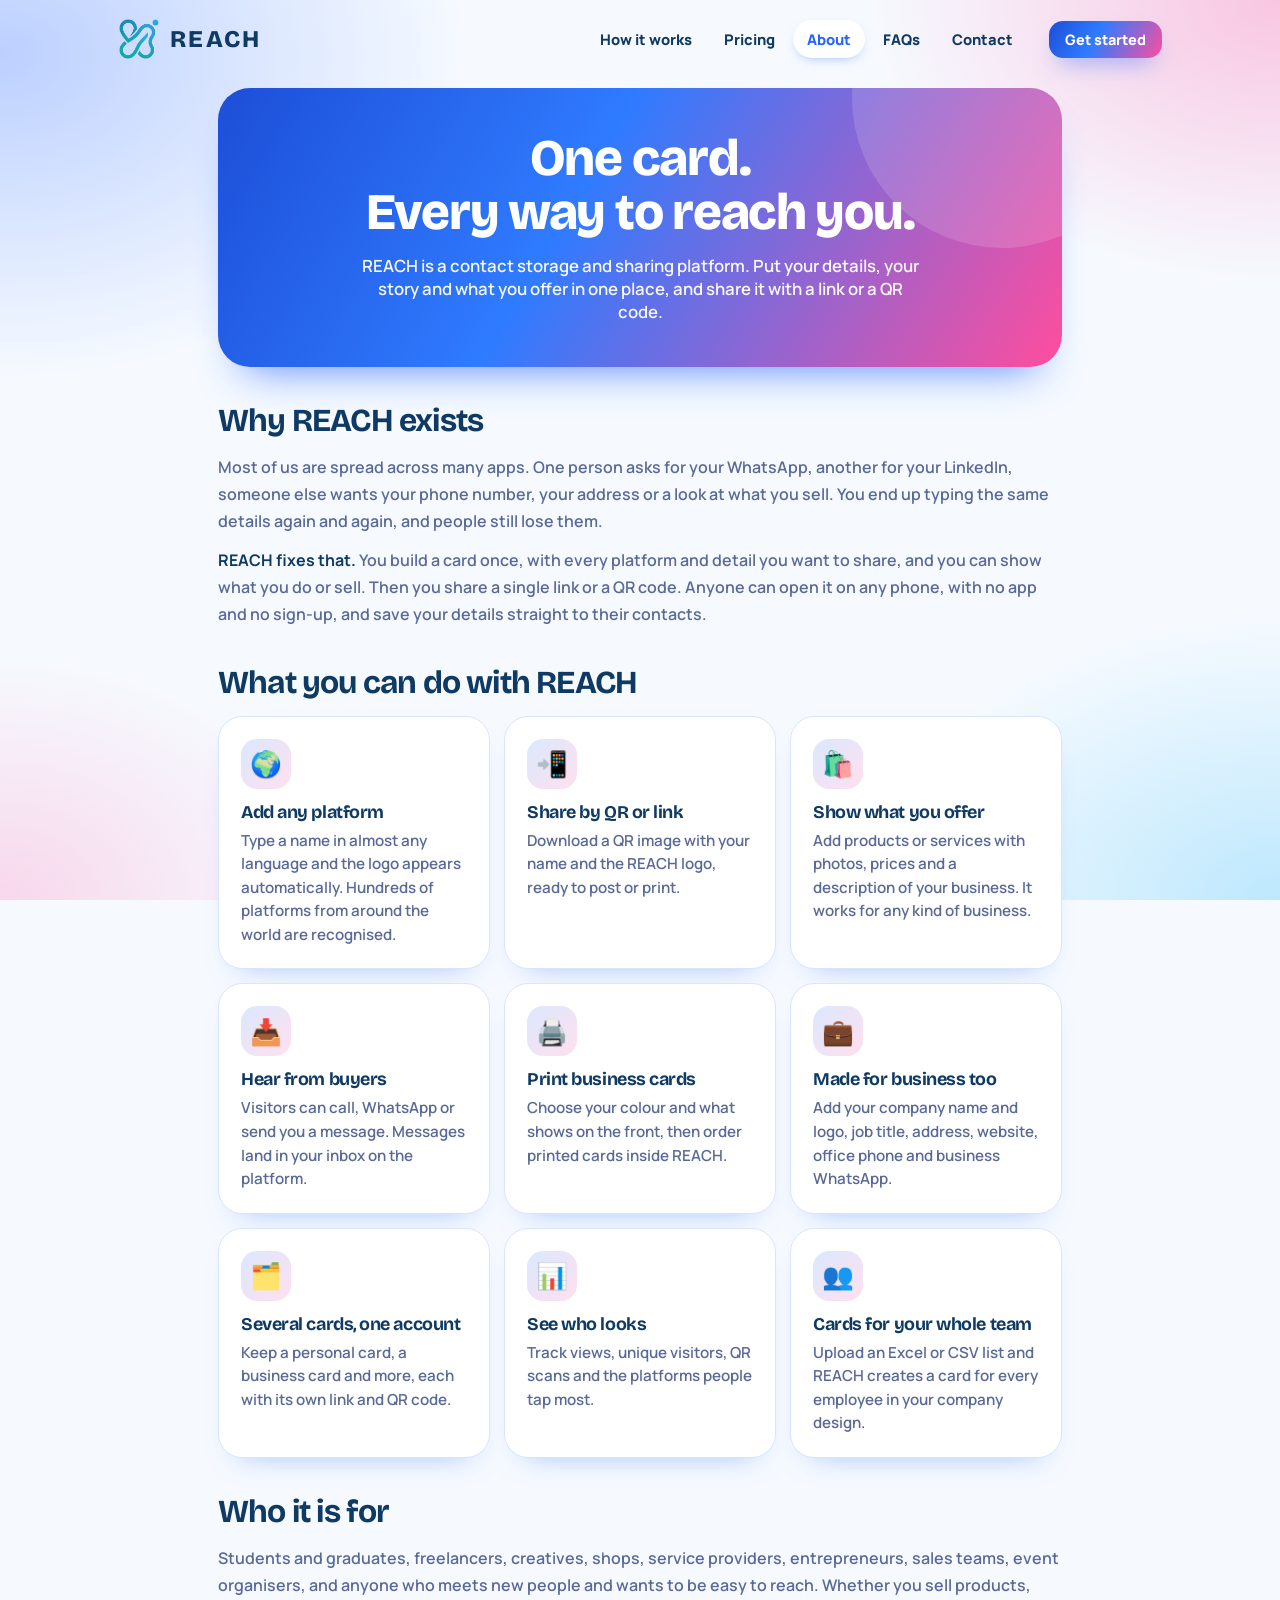
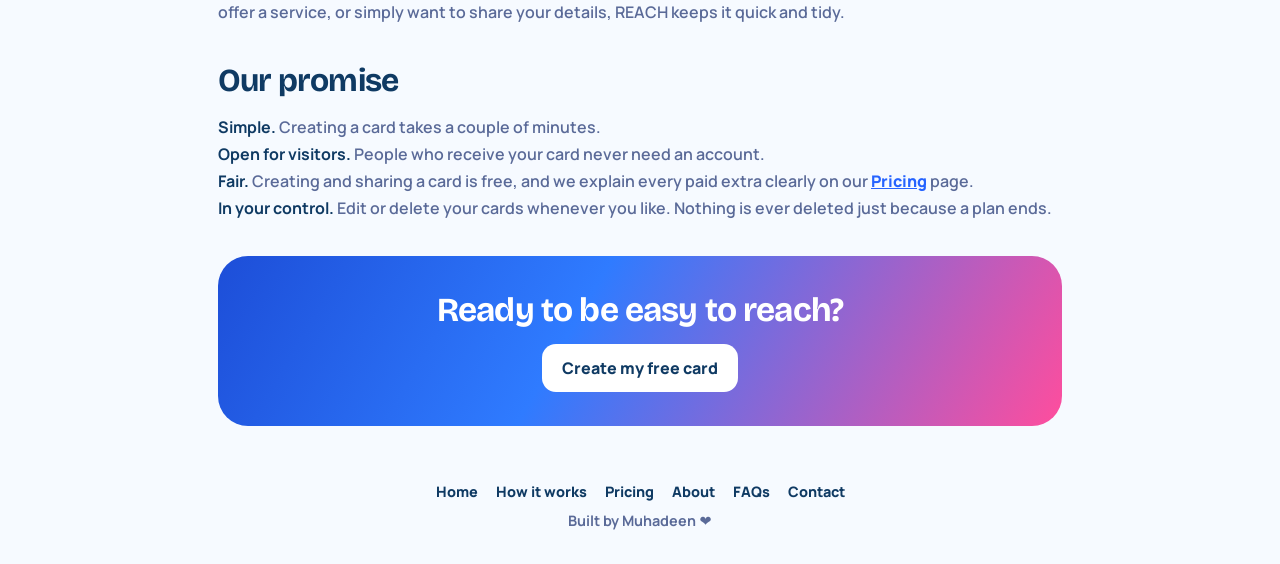
<file: about.html>
<!DOCTYPE html>
<html lang="en"><head>
<meta charset="UTF-8"><meta name="viewport" content="width=device-width, initial-scale=1">
<title>About · REACH</title>
<meta name="description" content="About REACH: one card for every way to reach you, plus what you offer.">
<link rel="icon" href="favicon.png" type="image/png">
<link href="https://fonts.googleapis.com/css2?family=Bricolage+Grotesque:opsz,wght@12..96,700;12..96,800&family=Manrope:wght@500;700;800&display=swap" rel="stylesheet">
<link rel="stylesheet" href="style.css">
</head><body>
<header class="top"><a class="brand" href="./"><img src="logo-mark.png" alt="">REACH</a>
<nav id="nav" class="nav" aria-label="Main"></nav>
<div class="hbtns"><a class="btn accent sm" href="./">Get started</a><button class="burger" id="burger" aria-label="Menu">☰</button></div></header>
<main class="pg">

<section class="phero"><h1>One card.<br>Every way to reach you.</h1><p>REACH is a contact storage and sharing platform. Put your details, your story and what you offer in one place, and share it with a link or a QR code.</p></section>

<section class="sect prose"><h2>Why REACH exists</h2>
<p>Most of us are spread across many apps. One person asks for your WhatsApp, another for your LinkedIn, someone else wants your phone number, your address or a look at what you sell. You end up typing the same details again and again, and people still lose them.</p>
<p><b>REACH fixes that.</b> You build a card once, with every platform and detail you want to share, and you can show what you do or sell. Then you share a single link or a QR code. Anyone can open it on any phone, with no app and no sign-up, and save your details straight to their contacts.</p></section>

<section class="sect"><h2>What you can do with REACH</h2>
<div class="cols c3">
<div class="tile"><div class="ico">🌍</div><h3>Add any platform</h3><p>Type a name in almost any language and the logo appears automatically. Hundreds of platforms from around the world are recognised.</p></div>
<div class="tile"><div class="ico">📲</div><h3>Share by QR or link</h3><p>Download a QR image with your name and the REACH logo, ready to post or print.</p></div>
<div class="tile"><div class="ico">🛍️</div><h3>Show what you offer</h3><p>Add products or services with photos, prices and a description of your business. It works for any kind of business.</p></div>
<div class="tile"><div class="ico">📥</div><h3>Hear from buyers</h3><p>Visitors can call, WhatsApp or send you a message. Messages land in your inbox on the platform.</p></div>
<div class="tile"><div class="ico">🖨️</div><h3>Print business cards</h3><p>Choose your colour and what shows on the front, then order printed cards inside REACH.</p></div>
<div class="tile"><div class="ico">💼</div><h3>Made for business too</h3><p>Add your company name and logo, job title, address, website, office phone and business WhatsApp.</p></div>
<div class="tile"><div class="ico">🗂️</div><h3>Several cards, one account</h3><p>Keep a personal card, a business card and more, each with its own link and QR code.</p></div>
<div class="tile"><div class="ico">📊</div><h3>See who looks</h3><p>Track views, unique visitors, QR scans and the platforms people tap most.</p></div>
<div class="tile"><div class="ico">👥</div><h3>Cards for your whole team</h3><p>Upload an Excel or CSV list and REACH creates a card for every employee in your company design.</p></div></div></section>

<section class="sect prose"><h2>Who it is for</h2>
<p>Students and graduates, freelancers, creatives, shops, service providers, entrepreneurs, sales teams, event organisers, and anyone who meets new people and wants to be easy to reach. Whether you sell products, offer a service, or simply want to share your details, REACH keeps it quick and tidy.</p></section>

<section class="sect prose"><h2>Our promise</h2>
<p><b>Simple.</b> Creating a card takes a couple of minutes.<br><b>Open for visitors.</b> People who receive your card never need an account.<br><b>Fair.</b> Creating and sharing a card is free, and we explain every paid extra clearly on our <a href="pricing.html" style="color:var(--a1);font-weight:800">Pricing</a> page.<br><b>In your control.</b> Edit or delete your cards whenever you like. Nothing is ever deleted just because a plan ends.</p></section>
<div class="cta2"><h2>Ready to be easy to reach?</h2><a class="btn" href="./">Create my free card</a></div>
</main>
<footer><div id="foot"></div><p>Built by Muhadeen ❤️</p></footer>
<script src="core.js"></script>
</body></html>
</file>
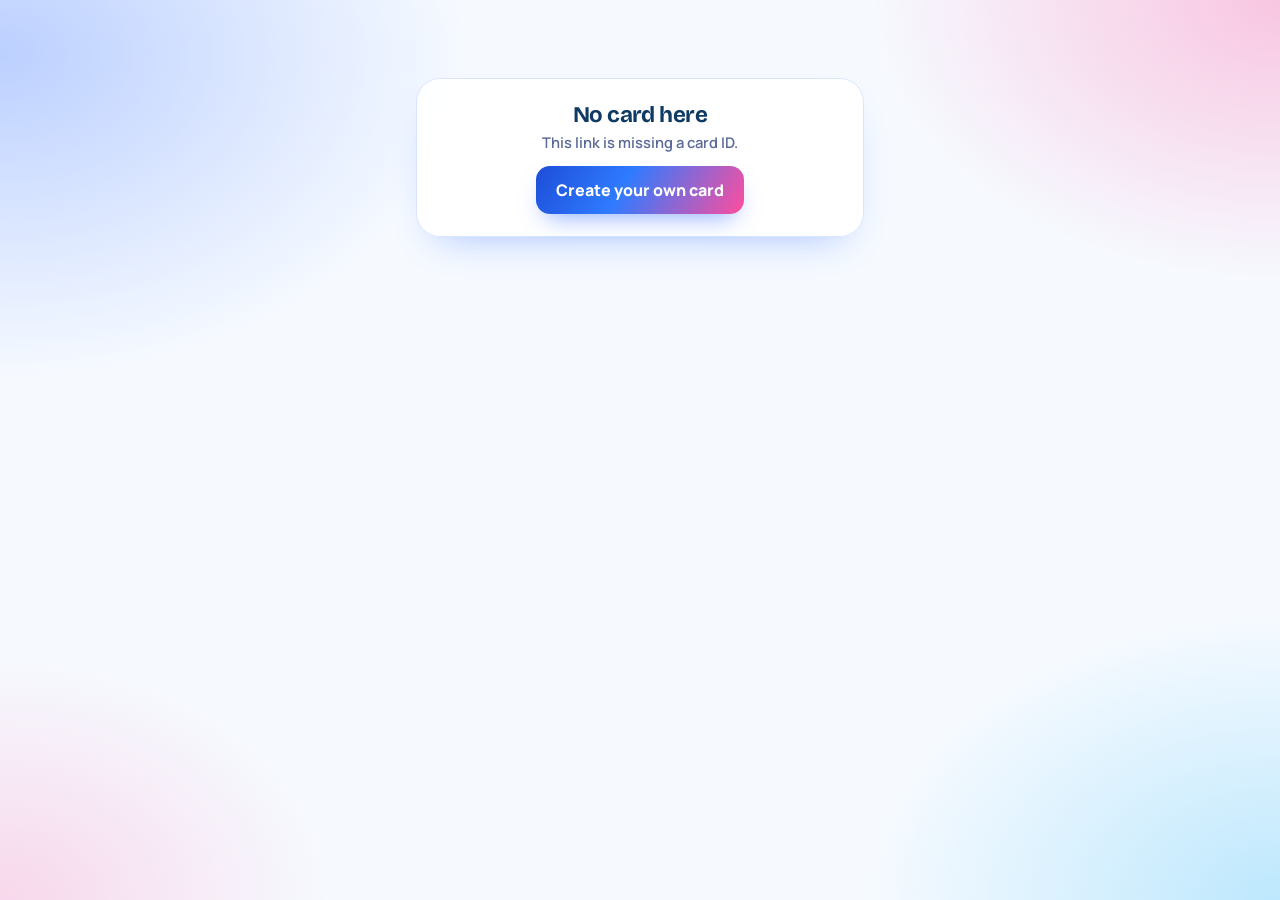
<file: card.html>
<!DOCTYPE html>
<html lang="en"><head>
<meta charset="UTF-8"><meta name="viewport" content="width=device-width, initial-scale=1">
<title>Contact card · REACH</title>
<link rel="icon" href="favicon.png" type="image/png">
<link href="https://fonts.googleapis.com/css2?family=Bricolage+Grotesque:opsz,wght@12..96,700;12..96,800&family=Manrope:wght@500;700;800&display=swap" rel="stylesheet">
<link rel="stylesheet" href="style.css">
<style>
.page{max-width:480px;margin:auto;padding:18px 16px 40px}
.hd{background:var(--grad);color:#fff;border-radius:30px;padding:30px 22px 26px;text-align:center;position:relative;overflow:hidden;box-shadow:0 26px 44px -26px rgba(37,99,255,.8)}
.hd::before{content:"";position:absolute;width:260px;height:260px;border-radius:50%;background:rgba(255,255,255,.16);right:-90px;top:-120px}
.hd>*{position:relative}
.big{width:104px;height:104px;border-radius:50%;background:#fff;display:grid;place-items:center;font:800 2.6rem "Bricolage Grotesque",sans-serif;margin:0 auto 14px;border:5px solid rgba(255,255,255,.6);color:#2563ff;overflow:hidden}
.big img{width:100%;height:100%;object-fit:cover}
.hd h1{font-size:1.9rem;font-weight:800;line-height:1.1}.hd .role{font-weight:800;opacity:.95;margin-top:6px}.hd p{opacity:.88;font-weight:600;margin-top:6px}
.co{display:flex;align-items:center;justify-content:center;gap:10px;margin-top:12px;font-weight:800}
.co .lg{width:46px;height:46px;border-radius:13px;background:#fff;display:grid;place-items:center;overflow:hidden}.co .lg img{width:84%;height:84%;object-fit:contain}
.list{margin-top:18px}
.item{display:flex;align-items:center;gap:14px;padding:14px;background:#fff;border:1.5px solid var(--line);border-radius:20px;margin-bottom:10px;color:var(--ink);text-decoration:none;transition:transform .15s,border-color .15s;box-shadow:0 12px 24px -20px rgba(37,99,255,.6);width:100%;font:inherit;text-align:left;cursor:pointer}
a.item:hover,button.item:hover{transform:translateY(-2px);border-color:var(--a1)}
.item .t{flex:1;min-width:0}.item b{display:block}.item span.v{color:var(--muted);font-weight:600;overflow-wrap:anywhere;font-size:.92rem}
.item .go{font-weight:800;color:var(--a2);font-size:.85rem}
.cta{text-align:center;margin-top:22px;color:var(--muted);font-weight:700}.cta a{color:var(--a1);font-weight:800}
.cbar{display:flex;gap:8px;margin-top:14px}.cbar>*{flex:1;text-align:center;padding:14px 8px;font-size:.95rem}
.offer{background:#fff;border:1.5px solid var(--line);border-radius:24px;padding:18px 18px 8px;margin-top:16px;box-shadow:0 12px 24px -20px rgba(37,99,255,.6)}
.offer h3{font-size:1.15rem;margin-bottom:8px}.offer .intro{color:var(--muted);font-weight:600;line-height:1.7;white-space:pre-line;overflow-wrap:anywhere}
.offer .meta{display:flex;gap:8px 16px;flex-wrap:wrap;margin:10px 0 4px;font-weight:700;font-size:.9rem}.offer .meta span{background:#f1f6ff;border-radius:99px;padding:6px 12px}
.igrid{display:grid;grid-template-columns:1fr 1fr;gap:12px;margin:14px 0 10px}@media(max-width:380px){.igrid{grid-template-columns:1fr}}
.icard{border:1.5px solid var(--line);border-radius:18px;overflow:hidden;background:#fff;display:flex;flex-direction:column}
.icard img,.icard .iph{width:100%;aspect-ratio:4/3;object-fit:cover;background:linear-gradient(135deg,#dbe8ff,#ffe0ee);display:grid;place-items:center;font-size:2rem}
.icard .ib{padding:10px 12px 12px;display:flex;flex-direction:column;gap:4px;flex:1}.icard .kind{font-size:.7rem;font-weight:800;color:var(--a1);text-transform:uppercase;letter-spacing:.06em}
.icard .pr{font-weight:800;color:var(--a2)}.icard p{color:var(--muted);font-weight:600;font-size:.85rem;line-height:1.45;overflow-wrap:anywhere}.icard .btn{margin-top:auto}
.mini{display:flex;align-items:center;justify-content:center;gap:8px;margin-top:26px;font-weight:800;letter-spacing:.1em;color:var(--ink);text-decoration:none}.mini img{height:30px}
</style></head><body>
<div class="page" id="page"><div class="spin"></div></div>
<script src="core.js"></script>
<script>
const qp=new URLSearchParams(location.search),id=qp.get("c")||qp.get("u"),src=qp.get("s")==="qr"?"qr":"link";
function msg(t,s){$("#page").innerHTML=`<div class="card" style="text-align:center;margin-top:60px"><h2>${t}</h2><p class="sub">${s}</p><a class="btn accent" href="./">Create your own card</a></div>`}
(async()=>{
  if(!id)return msg("No card here","This link is missing a card ID.");
  try{
    const {db,auth}=await fb();const snap=await db.collection("cards").doc(id).get();
    if(!snap.exists)return msg("Card not found","It may have been deleted, or the link is wrong.");
    const d=snap.data();if(d.logoRef&&!d.companyLogo){try{const t=await db.collection("cards").doc(d.logoRef).get();if(t.exists)d.companyLogo=t.data().companyLogo||""}catch(e){}}
    const lines=contactLines(d),th=cardTheme(d);document.title=d.name+" · REACH";
    const photo=safeImg(d.photo),clogo=safeImg(d.companyLogo),sc=d.showcase||{};
    let showcaseHtml="",cbarHtml="",cfgCur="GHS";
    if(sc.on){try{const [cfg,ps,is]=await Promise.all([getPlansCfg(db),db.collection("plans").doc(d.owner).get(),db.collection("items").where("cardId","==",id).get()]);
      if(cfg.enabled!==false){cfgCur=cfg.currency||"GHS";const st=planStatus(ps.exists?ps.data():null,cfg),vis=pickVisible(is.docs.map(x=>({id:x.id,...x.data()})),st.limit),canMsg=sc.msg!==false,waNum=sc.wa||"",ph=sc.phone||"";
        const btns=[];
        if(waNum)btns.push(`<a class="btn accent" data-p="WhatsApp" href="${esc(waLink(waNum,"Hi "+String(d.name||"").split(" ")[0]+", I found you on REACH."))}" target="_blank" rel="noopener">💬 WhatsApp</a>`);
        if(ph)btns.push(`<a class="btn" data-p="Phone" href="tel:${esc(ph.replace(/[^\d+]/g,""))}">📞 Call</a>`);
        if(canMsg)btns.push('<button class="btn ghost" id="msgBtn" type="button">✉️ Message</button>');
        cbarHtml=btns.length?`<div class="cbar">${btns.join("")}</div>`:"";
        const hasText=sc.intro||sc.hours||sc.areas;
        if(hasText||vis.length)showcaseHtml=`<div class="offer"><h3>${esc(sc.title||"What we offer")}</h3>${sc.intro?`<p class="intro">${esc(sc.intro)}</p>`:""}${sc.hours||sc.areas?`<div class="meta">${sc.hours?`<span>🕘 ${esc(sc.hours)}</span>`:""}${sc.areas?`<span>📍 ${esc(sc.areas)}</span>`:""}</div>`:""}
          ${vis.length?`<div class="igrid">${vis.map(i=>`<div class="icard">${safeImg(i.photo)?`<img src="${i.photo}" alt="${esc(i.name)}" loading="lazy">`:`<div class="iph">${i.kind==="service"?"🛠":"🛍"}</div>`}<div class="ib"><span class="kind">${i.kind==="service"?"Service":"Product"}</span><b>${esc(i.name)}</b><div class="pr">${esc(itemPrice(i,cfgCur))}</div>${i.desc?`<p>${esc(i.desc)}</p>`:""}${canMsg?`<button class="btn ghost sm ask" data-n="${esc(i.name)}" type="button">Ask about this</button>`:waNum?`<a class="btn ghost sm" target="_blank" rel="noopener" href="${esc(waLink(waNum,"Hi, I'm interested in: "+i.name))}">Ask on WhatsApp</a>`:""}</div></div>`).join("")}</div>`:""}</div>`}}
    catch(e){console.error("showcase",e)}}
    const track=async(row)=>{try{const u=await authReady(auth);if(u&&u.uid===d.owner)return;
      const rec={card:id,owner:d.owner,type:row?"click":"view",src,vid:vid(),ts:ts()};if(row)rec.p=row;await db.collection("hits").add(rec)}catch(e){}};
    $("#page").innerHTML=`
     <div class="hd" style="background:linear-gradient(135deg,${th.bg.join(",")});color:${th.ink}"><div class="big">${photo?`<img src="${photo}" alt="">`:esc((d.name||"?")[0].toUpperCase())}</div><h1>${esc(d.name)}</h1>
      ${d.title?`<div class="role">${esc(d.title)}</div>`:""}
      ${d.company?`<div class="co">${clogo?`<span class="lg"><img src="${clogo}" alt=""></span>`:""}<span>${esc(d.company)}</span></div>`:(clogo?`<div class="co"><span class="lg"><img src="${clogo}" alt=""></span></div>`:"")}
      ${d.bio?`<p>${esc(d.bio)}</p>`:""}</div>
     ${cbarHtml}
     ${d.about?`<div class="aboutbox"><h3>About ${esc(String(d.name||"").split(" ")[0])}</h3><p id="abt" class="${d.about.length>320?"clamp":""}">${esc(d.about)}</p>${d.about.length>320?'<button class="btn ghost sm" id="abtBtn" type="button">Read more</button>':""}</div>`:""}
     ${showcaseHtml}
     <div class="list">${lines.length?lines.map((l,i)=>{const inner=`${l.icon?`<span class="logo" style="--s:48px">${l.icon}</span>`:logo(l.logoName||l.name,48,l.value)}<div class="t"><b>${esc(l.name)}</b><span class="v">${esc(l.value)}</span></div>`;
       return l.href?`<a class="item" data-p="${esc(l.kind)}" href="${esc(l.href)}" target="_blank" rel="noopener">${inner}<span class="go">Open ↗</span></a>`
        :`<button class="item cp-btn" data-p="${esc(l.kind)}" data-c="${esc(l.value)}">${inner}<span class="go">Copy</span></button>`}).join(""):'<div class="empty">No contact details added yet.</div>'}</div>
     <button class="btn block" id="vc" style="margin-top:6px">➕ Save to my contacts</button>
     <p class="cta">Want your own card? <a href="./">Make one free</a></p>
     <a class="mini" href="./"><img src="logo-mark.png" alt="">REACH</a>`;
    document.body.insertAdjacentHTML("beforeend",`<div class="modal hide" id="mMsg"><div class="mbox"><h2>Send a message</h2><p class="sub" id="mmSub">${esc(d.name)} will contact you on the number you give.</p><label for="mmName" style="margin-top:0">Your name</label><input id="mmName" maxlength="60" autocomplete="name"><label for="mmPhone">Your phone number</label><input id="mmPhone" type="tel" maxlength="25" autocomplete="tel"><label for="mmText">Message</label><textarea id="mmText" rows="4" maxlength="800"></textarea><input id="mmHp" tabindex="-1" autocomplete="off" style="position:absolute;left:-9999px" aria-hidden="true"><p class="err" id="mmErr"></p><div class="mact"><button class="btn ghost" id="mmCancel" type="button">Cancel</button><button class="btn accent" id="mmSend" type="button">Send message</button></div></div></div>`);
    let askItem="";const openMsg=n=>{askItem=n||"";$("#mmSub").textContent=(n?"About: "+n+". ":"")+d.name+" will contact you on the number you give.";$("#mmErr").textContent="";$("#mMsg").classList.remove("hide");$("#mmName").focus()};
    if($("#msgBtn"))$("#msgBtn").onclick=()=>openMsg("");$$(".ask").forEach(b=>b.onclick=()=>openMsg(b.dataset.n));
    $("#mmCancel").onclick=()=>$("#mMsg").classList.add("hide");$("#mMsg").addEventListener("click",e=>{if(e.target.id==="mMsg")$("#mMsg").classList.add("hide")});
    $("#mmSend").onclick=async()=>{const nm=$("#mmName").value.trim(),ph=$("#mmPhone").value.trim(),tx=$("#mmText").value.trim(),er=$("#mmErr");er.textContent="";
      if(!nm)return er.textContent="Please enter your name.";if(ph.replace(/[^\d]/g,"").length<7)return er.textContent="Please enter a phone number so they can reply.";if(tx.length<3)return er.textContent="Please write a short message.";
      if($("#mmHp").value){$("#mMsg").classList.add("hide");return toast("Message sent ✓")}
      try{const last=+localStorage.getItem("reach_msg_t")||0;if(Date.now()-last<30000)return er.textContent="Please wait a few seconds before sending another message."}catch(x){}
      $("#mmSend").disabled=true;
      try{await db.collection("inquiries").add({card:id,owner:d.owner,name:nm,phone:ph,message:tx,itemName:askItem,status:"new",ts:ts()});try{localStorage.setItem("reach_msg_t",String(Date.now()))}catch(x){}
        $("#mMsg").classList.add("hide");$("#mmText").value="";toast("Message sent ✓ They will contact you on "+ph)}
      catch(x){console.error(x);er.textContent="Couldn't send your message. Please try again."}
      $("#mmSend").disabled=false};
    $$(".cbar a").forEach(a=>a.addEventListener("click",()=>track(a.dataset.p)));
    if($("#abtBtn"))$("#abtBtn").onclick=()=>{const p=$("#abt"),c=p.classList.toggle("clamp");$("#abtBtn").textContent=c?"Read more":"Show less"};
    $$(".item").forEach(el=>el.addEventListener("click",async()=>{track(el.dataset.p);if(el.classList.contains("cp-btn")){try{await navigator.clipboard.writeText(el.dataset.c);toast("Copied ✓")}catch(e){toast(el.dataset.c)}}}));
    $("#vc").onclick=()=>{
      const tel=[],em=[],other=[];
      lines.forEach(l=>{const k=l.kind;if(["Office phone","Phone"].includes(k))tel.push(["WORK",l.value]);else if(k==="WhatsApp")tel.push(["CELL",l.value]);else if(["Email","Gmail"].includes(k))em.push(l.value);else if(k!=="Address"&&k!=="Website")other.push(k+": "+l.value)});
      const clean=t=>String(t||"").replace(/[\r\n;,\\]/g," ");
      const v=["BEGIN:VCARD","VERSION:3.0","FN:"+clean(d.name),"N:;"+clean(d.name)+";;;",...(d.company?["ORG:"+clean(d.company)]:[]),...(d.title?["TITLE:"+clean(d.title)]:[]),
        ...tel.map(t=>"TEL;TYPE="+t[0]+":"+t[1].replace(/[^\d+]/g,"")),...em.map(e=>"EMAIL:"+clean(e)),...(d.website?["URL:"+clean(/^https?:/i.test(d.website)?d.website:"https://"+d.website)]:[]),
        ...(d.address?["ADR;TYPE=WORK:;;"+clean(d.address)+";;;;"]:[]),"URL:"+cardUrl(id),
        ...(other.length||d.bio?["NOTE:"+clean([d.bio,...other].filter(Boolean).join(" | "))]:[]),
        ...(photo?["PHOTO;ENCODING=b;TYPE="+(photo.startsWith("data:image/png")?"PNG":"JPEG")+":"+photo.split(",")[1]]:[]),"END:VCARD"].join("\r\n");
      const a=document.createElement("a");a.href=URL.createObjectURL(new Blob([v],{type:"text/vcard"}));a.download=safeName(d.name)+".vcf";a.click()};
    if(!sessionStorage.getItem("v_"+id)){sessionStorage.setItem("v_"+id,"1");track(null)}
  }catch(e){console.error(e);msg("Couldn't load this card","Check your internet and try again.")}
})();
</script></body></html>
</file>
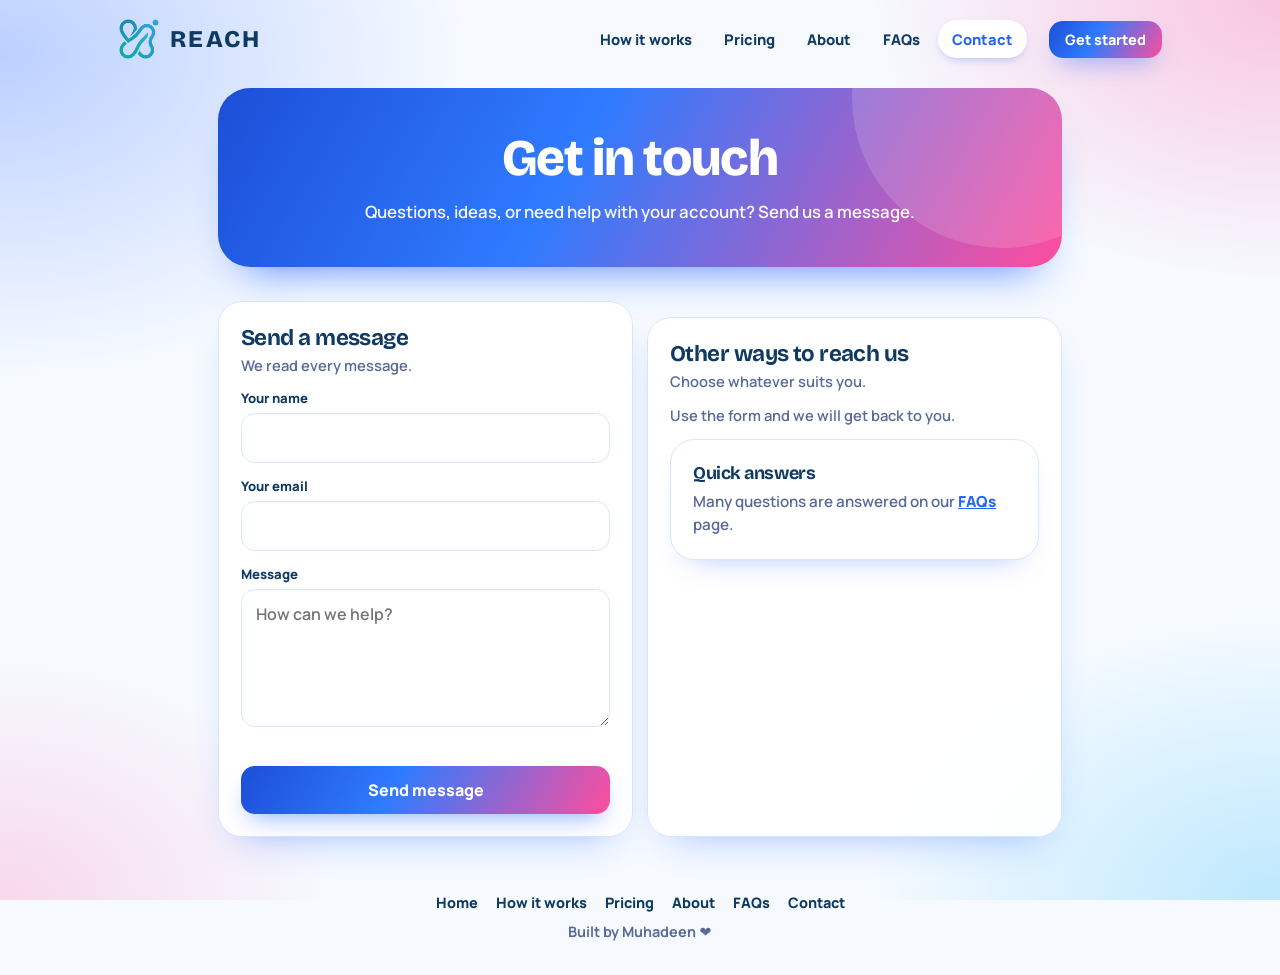
<file: contact.html>
<!DOCTYPE html>
<html lang="en"><head>
<meta charset="UTF-8"><meta name="viewport" content="width=device-width, initial-scale=1">
<title>Contact · REACH</title>
<meta name="description" content="Get in touch with the REACH team.">
<link rel="icon" href="favicon.png" type="image/png">
<link href="https://fonts.googleapis.com/css2?family=Bricolage+Grotesque:opsz,wght@12..96,700;12..96,800&family=Manrope:wght@500;700;800&display=swap" rel="stylesheet">
<link rel="stylesheet" href="style.css">
</head><body>
<header class="top"><a class="brand" href="./"><img src="logo-mark.png" alt="">REACH</a>
<nav id="nav" class="nav" aria-label="Main"></nav>
<div class="hbtns"><a class="btn accent sm" href="./">Get started</a><button class="burger" id="burger" aria-label="Menu">☰</button></div></header>
<main class="pg">

<section class="phero"><h1>Get in touch</h1><p>Questions, ideas, or need help with your account? Send us a message.</p></section>
<section class="sect"><div class="cols c2">
<div class="card"><h2>Send a message</h2><p class="sub">We read every message.</p>
<form id="cform" novalidate>
<label for="cName">Your name</label><input id="cName" maxlength="60" autocomplete="name">
<label for="cEmail">Your email</label><input id="cEmail" type="email" maxlength="80" autocomplete="email">
<label for="cMsg">Message</label><textarea id="cMsg" rows="5" maxlength="1500" placeholder="How can we help?"></textarea>
<p class="err" id="cErr"></p><button class="btn accent block" id="cBtn" style="margin-top:8px">Send message</button></form></div>
<div class="card"><h2>Other ways to reach us</h2><p class="sub">Choose whatever suits you.</p><div id="cinfo"></div>
<div class="tile" style="margin-top:14px"><h3>Quick answers</h3><p>Many questions are answered on our <a href="faq.html" style="color:var(--a1);font-weight:800">FAQs</a> page.</p></div></div>
</div></section>

</main>
<footer><div id="foot"></div><p>Built by Muhadeen ❤️</p></footer>
<script src="core.js"></script>
<script>
const rows=[["email","✉️","Email",CONTACT.email,v=>"mailto:"+v],["whatsapp","","WhatsApp",CONTACT.whatsapp,v=>"https://wa.me/"+v.replace(/[^\d]/g,"")],["phone","📞","Phone",CONTACT.phone,v=>"tel:"+v.replace(/[^\d+]/g,"")],["address","📍","Address",CONTACT.address,v=>"https://www.google.com/maps/search/"+encodeURIComponent(v)],["hours","🕘","Hours",CONTACT.hours,null]].filter(r=>r[3]);
$("#cinfo").innerHTML=rows.length?rows.map(([k,i,t,v,f])=>{const ic=k==="whatsapp"?logo("WhatsApp",44):`<span class="logo" style="--s:44px">${i}</span>`;const inner=`${ic}<div><b>${t}</b><span>${esc(v)}</span></div>`;return f?`<a class="cinfo" style="text-decoration:none;color:inherit" href="${esc(f(v))}" target="_blank" rel="noopener">${inner}</a>`:`<div class="cinfo">${inner}</div>`}).join(""):'<p class="sub" style="margin:0">Use the form and we will get back to you.</p>';
$("#cform").onsubmit=async e=>{e.preventDefault();const m=$("#cMsg").value.trim(),err=$("#cErr");err.className="err";err.textContent="";
  if(!$("#cName").value.trim())return err.textContent="Please enter your name.";
  if(!$("#cEmail").value.trim())return err.textContent="Please enter your email so we can reply.";
  if(m.length<5)return err.textContent="Please write a short message.";
  $("#cBtn").disabled=true;
  try{const {db}=await fb();await db.collection("messages").add({name:$("#cName").value.trim(),email:$("#cEmail").value.trim(),message:m,ts:ts()});
    $("#cform").reset();err.className="err ok";err.textContent="✅ Thank you! Your message has been sent.";}
  catch(x){console.error(x);err.textContent="Couldn't send right now. Please try again."}
  $("#cBtn").disabled=false};
</script>
</body></html>
</file>
<file: style.css>
/* REACH: blue, white and pink */
:root{--ink:#0f3a63;--paper:#f4f8ff;--card:#fff;--line:#d9e5ff;--muted:#5a6a98;
 --a1:#2563ff;--a2:#ff4d9d;--a3:#38bdf8;--a4:#ffd6e8;--accent:#ff4d9d;--soft:#ffe0ee;
 --grad:linear-gradient(120deg,#1d4ed8 0%,#2f7bff 42%,#ff4d9d 100%);--r:24px}
*{box-sizing:border-box;margin:0}
html{-webkit-text-size-adjust:100%;scroll-behavior:smooth}
body{font-family:Manrope,system-ui,sans-serif;color:var(--ink);min-height:100vh;background:#f6faff;
 background-image:radial-gradient(640px 440px at 100% 0,rgba(255,77,157,.30),transparent 65%),radial-gradient(720px 500px at 0 6%,rgba(37,99,255,.28),transparent 65%),radial-gradient(640px 440px at 100% 100%,rgba(56,189,248,.30),transparent 65%),radial-gradient(520px 380px at 0 100%,rgba(255,77,157,.20),transparent 65%);
 background-attachment:fixed}
h1,h2,h3,.brand{font-family:"Bricolage Grotesque",Manrope,sans-serif;letter-spacing:-.025em}
.hide{display:none!important}
.grad{background:var(--grad);-webkit-background-clip:text;background-clip:text;color:transparent}
.top{max-width:1080px;margin:auto;display:flex;justify-content:space-between;align-items:center;padding:18px 18px 8px}
.brand{font-weight:800;font-size:1.5rem;letter-spacing:.09em;color:var(--ink);text-decoration:none;display:flex;align-items:center;gap:10px}
.brand img{height:42px;width:auto}
.wrap{max-width:1080px;margin:auto;padding:10px 18px 60px}
.card{background:rgba(255,255,255,.92);backdrop-filter:blur(6px);border:1.5px solid var(--line);border-radius:var(--r);padding:22px;box-shadow:0 18px 40px -22px rgba(37,99,255,.45)}
.card+.card{margin-top:16px}
h2{font-size:1.4rem;margin-bottom:4px}.sub{color:var(--muted);font-weight:600;font-size:.92rem;margin-bottom:14px}
label{display:block;font-weight:800;font-size:.82rem;margin:14px 0 6px}
input,textarea,select{width:100%;font:600 1rem Manrope,sans-serif;color:var(--ink);background:#fff;border:1.5px solid var(--line);border-radius:14px;padding:13px 14px;transition:border-color .15s,box-shadow .15s}
input:focus,textarea:focus{outline:none;border-color:var(--a1);box-shadow:0 0 0 4px rgba(37,99,255,.15)}
.btn{font:800 1rem Manrope,sans-serif;border:0;border-radius:14px;padding:13px 20px;cursor:pointer;background:var(--ink);color:#fff;transition:transform .12s,box-shadow .15s,filter .15s;display:inline-flex;align-items:center;justify-content:center;gap:8px;text-decoration:none}
.btn:hover{transform:translateY(-2px);filter:brightness(1.12)}.btn:active{transform:none}
.btn.accent{background:var(--grad);box-shadow:0 12px 24px -10px rgba(37,99,255,.55)}
.btn.ghost{background:#fff;color:var(--ink);border:1.5px solid var(--line)}.btn.ghost:hover{border-color:var(--a1);filter:none}
.btn.block{width:100%}.btn[disabled]{opacity:.5;pointer-events:none}
.ic{border:1.5px solid var(--line);background:#fff;border-radius:12px;width:38px;height:38px;cursor:pointer;font-size:1rem}.ic:hover{border-color:var(--a1);background:#eaf1ff}.ic.danger:hover{border-color:#e5484d;background:#fff1f2}
.logo{--s:40px;width:var(--s);height:var(--s);flex:none;border-radius:calc(var(--s)*.3);background:#fff;border:1.5px solid var(--line);display:inline-grid;place-items:center;overflow:hidden;font-size:calc(var(--s)*.5);font-weight:800;font-family:"Bricolage Grotesque",sans-serif;box-shadow:0 6px 14px -8px rgba(37,99,255,.5)}
.logo b{background:var(--grad);-webkit-background-clip:text;background-clip:text;color:transparent}
.logo img{width:62%;height:62%;object-fit:contain}
.row{display:flex;align-items:center;gap:12px;padding:12px;border:1.5px solid var(--line);border-radius:18px;background:#fff;margin-top:10px;transition:transform .15s,border-color .15s}
.row:hover{border-color:#b9cfff}
.row .rt{flex:1;min-width:0;display:flex;flex-direction:column}.row .rt b{font-size:.98rem}.row .rt span{color:var(--muted);font-weight:600;font-size:.9rem;overflow-wrap:anywhere}
.row .ra{display:flex;gap:6px}
.row.edit{flex-wrap:wrap}.row.edit input{flex:1 1 150px;padding:10px 12px}
.empty{text-align:center;color:var(--muted);font-weight:700;padding:26px 10px;border:2px dashed #c9daff;border-radius:18px;margin-top:10px;background:rgba(37,99,255,.04)}
.err{color:#d6204a;font-weight:800;font-size:.9rem;margin-top:10px;min-height:1.1em}.ok{color:#0b8a5f}
.pill{background:linear-gradient(120deg,rgba(37,99,255,.15),rgba(255,77,157,.20));color:#1d4ed8;font-weight:800;font-size:.78rem;padding:4px 11px;border-radius:99px;vertical-align:middle}
#toast{position:fixed;left:50%;bottom:26px;transform:translate(-50%,30px);background:var(--ink);color:#fff;font-weight:700;padding:12px 20px;border-radius:14px;opacity:0;pointer-events:none;transition:.25s;z-index:99;max-width:90vw;box-shadow:0 14px 30px -10px rgba(0,0,0,.5)}
#toast.show{opacity:1;transform:translate(-50%,0)}
.spin{width:34px;height:34px;border:4px solid var(--line);border-top-color:var(--a2);border-radius:50%;animation:sp .8s linear infinite;margin:80px auto}
@keyframes sp{to{transform:rotate(360deg)}}
@media(prefers-reduced-motion:reduce){*{animation:none!important;transition:none!important}}

.pw{position:relative}.pw button{position:absolute;right:8px;top:50%;transform:translateY(-50%);border:0;background:none;font-weight:800;cursor:pointer;color:var(--a1);padding:8px}
.link{background:none;border:0;font:800 .88rem Manrope,system-ui,sans-serif;color:var(--a1);cursor:pointer;margin-top:12px;padding:0}
@keyframes shake{20%,60%{transform:translateX(-7px)}40%,80%{transform:translateX(7px)}}
.shake{animation:shake .4s}

/* analytics */
.atiles{display:grid;grid-template-columns:repeat(auto-fit,minmax(130px,1fr));gap:10px}
.at{border-radius:18px;padding:14px 16px;color:#fff}.at b{display:block;font:800 2rem "Bricolage Grotesque",sans-serif}.at small{font-weight:700;opacity:.92}
.t1{background:linear-gradient(135deg,#1d4ed8,#4f8cff)}.t2{background:linear-gradient(135deg,#ff4d9d,#ff8cc0)}.t3{background:linear-gradient(135deg,#0ea5e9,#67d0ff)}.t4{background:linear-gradient(135deg,#2563ff,#ff4d9d)}
.ah{margin:22px 0 10px;font-size:1.05rem}
.chart{display:flex;align-items:flex-end;gap:3px;height:120px;padding:6px;background:#f4f8ff;border-radius:16px}
.chart .col{flex:1;height:100%;display:flex;align-items:flex-end}.chart i{display:block;width:100%;border-radius:4px 4px 2px 2px;background:#cfdcff}.chart i.on{background:var(--grad)}
.axis{display:flex;justify-content:space-between;color:var(--muted);font-size:.75rem;font-weight:700;margin-top:6px}
.bar{display:flex;align-items:center;gap:10px;margin:8px 0;position:relative}.bar .bl{width:110px;flex:none;font-weight:800;font-size:.88rem;overflow:hidden;text-overflow:ellipsis;white-space:nowrap}
.bar i{display:block;height:14px;border-radius:99px;background:var(--grad);flex:none;max-width:calc(100% - 200px)}.bar b{font-weight:800;margin-left:auto}

/* ===== site navigation + pages ===== */
.top{position:relative;gap:14px}
.nav{display:flex;gap:4px;margin-left:auto;margin-right:8px}
.nav a{color:var(--ink);text-decoration:none;font-weight:800;font-size:.92rem;padding:9px 14px;border-radius:99px;transition:.15s}
.nav a:hover{background:#fff}.nav a.on{background:#fff;color:var(--a1);box-shadow:0 4px 12px -6px rgba(37,99,255,.6)}
.hbtns{display:flex;gap:8px;align-items:center}
.burger{display:none;border:1.5px solid var(--line);background:#fff;border-radius:12px;width:42px;height:42px;font-size:1.2rem;cursor:pointer;color:var(--ink)}
.btn.sm{padding:9px 16px;font-size:.9rem}
@media(max-width:820px){
  .burger{display:inline-grid;place-items:center}
  .nav{display:none;position:absolute;top:66px;left:14px;right:14px;margin:0;background:#fff;border:1.5px solid var(--line);border-radius:20px;padding:10px;flex-direction:column;z-index:40;box-shadow:0 24px 40px -20px rgba(15,58,99,.5)}
  .nav.open{display:flex}.nav a{padding:13px 14px;border-radius:14px}
  .top{flex-wrap:nowrap}.hbtns{margin-left:auto}
}
.fnav{display:flex;gap:6px 18px;justify-content:center;flex-wrap:wrap;margin-bottom:10px}
.fnav a{color:var(--ink);font-weight:800;text-decoration:none;font-size:.9rem}.fnav a:hover{color:var(--a1)}
footer{text-align:center;color:var(--muted);font-weight:700;padding:26px 14px 34px;font-size:.9rem}
footer p{margin-top:4px}
.pg{max-width:880px;margin:auto;padding:10px 18px 30px}
.phero{background:var(--grad);color:#fff;border-radius:32px;padding:44px 24px;text-align:center;position:relative;overflow:hidden;margin-top:10px;box-shadow:0 26px 44px -26px rgba(37,99,255,.8)}
.phero::after{content:"";position:absolute;width:300px;height:300px;border-radius:50%;background:rgba(255,255,255,.14);right:-90px;top:-140px}
.phero h1{font-size:clamp(2rem,7vw,3.2rem);font-weight:800;line-height:1.05;position:relative}
.phero p{max-width:34em;margin:14px auto 0;font-weight:600;opacity:.95;font-size:1.05rem;position:relative}
.sect{margin-top:34px}.sect>h2{font-size:clamp(1.5rem,5vw,2rem);margin-bottom:14px}
.cols{display:grid;gap:14px}@media(min-width:720px){.cols.c2{grid-template-columns:1fr 1fr}.cols.c3{grid-template-columns:repeat(3,1fr)}}
.tile{background:#fff;border:1.5px solid var(--line);border-radius:24px;padding:22px;box-shadow:0 16px 30px -22px rgba(37,99,255,.5)}
.tile .ico{width:50px;height:50px;border-radius:16px;display:grid;place-items:center;font-size:1.6rem;margin-bottom:12px;background:linear-gradient(135deg,#dbe8ff,#ffe0ee)}
.tile h3{font-size:1.12rem;margin-bottom:6px}.tile p{color:var(--muted);font-weight:600;font-size:.95rem;line-height:1.55}
.big-step{display:flex;gap:16px;align-items:flex-start;background:#fff;border:1.5px solid var(--line);border-radius:24px;padding:20px;margin-bottom:12px;box-shadow:0 16px 30px -22px rgba(37,99,255,.5)}
.big-step .n{flex:none;width:48px;height:48px;border-radius:16px;background:var(--grad);color:#fff;display:grid;place-items:center;font:800 1.4rem "Bricolage Grotesque",sans-serif;box-shadow:0 10px 18px -8px rgba(255,79,154,.8)}
.big-step h3{font-size:1.15rem;margin-bottom:4px}.big-step p{color:var(--muted);font-weight:600;line-height:1.55}
.prose p{color:var(--muted);font-weight:600;line-height:1.7;margin-bottom:12px}.prose b{color:var(--ink)}
details.faq{background:#fff;border:1.5px solid var(--line);border-radius:20px;margin-bottom:10px;overflow:hidden;transition:.15s}
details.faq[open]{border-color:#b9cfff;box-shadow:0 14px 26px -20px rgba(37,99,255,.6)}
details.faq summary{cursor:pointer;font-weight:800;padding:16px 18px;list-style:none;display:flex;justify-content:space-between;gap:12px;align-items:center}
details.faq summary::-webkit-details-marker{display:none}
details.faq summary::after{content:"+";flex:none;width:28px;height:28px;border-radius:50%;background:var(--grad);color:#fff;display:grid;place-items:center;font-weight:800}
details.faq[open] summary::after{content:"–"}
details.faq .a{padding:0 18px 18px;color:var(--muted);font-weight:600;line-height:1.65}
.cinfo{display:flex;gap:12px;align-items:center;margin-bottom:10px}.cinfo .logo{--s:44px}.cinfo b{display:block}.cinfo span{color:var(--muted);font-weight:600;overflow-wrap:anywhere}
.cta2{margin-top:34px;background:var(--grad);border-radius:30px;padding:34px 20px;text-align:center;color:#fff}.cta2 h2{margin-bottom:14px;font-size:clamp(1.5rem,5vw,2.1rem)}.cta2 .btn{background:#fff;color:var(--ink)}
/* shared modal (admin + app) */
.modal{position:fixed;inset:0;background:rgba(15,40,90,.45);backdrop-filter:blur(4px);display:grid;place-items:center;z-index:80;padding:16px}
.mbox{background:#fff;border-radius:26px;padding:24px;width:100%;max-width:440px;box-shadow:0 30px 60px -20px rgba(0,0,0,.5);max-height:92vh;overflow:auto}
.mbox.wide{max-width:640px}.mact{display:flex;gap:8px;justify-content:flex-end;margin-top:18px;flex-wrap:wrap}

/* ===== orders ===== */
.st{display:inline-block;padding:4px 12px;border-radius:99px;font-weight:800;font-size:.78rem;white-space:nowrap}
.st.amber{background:#fff4e5;color:#9a5b00}.st.blue{background:#e6efff;color:#1d4ed8}.st.pink{background:#ffe3f0;color:#c0266d}
.st.green{background:#dcfce7;color:#15803d}.st.sky{background:#dff3ff;color:#0369a1}.st.red{background:#ffe4e6;color:#be123c}.st.grey{background:#eef2f7;color:#475569}
.ord{background:#fff;border:1.5px solid var(--line);border-radius:22px;padding:16px;margin-top:12px}
.ord .oh{display:flex;justify-content:space-between;gap:8px;align-items:center;flex-wrap:wrap}
.ord .oh b{font-size:1.05rem;letter-spacing:.04em}
.kv{display:grid;grid-template-columns:auto 1fr;gap:4px 14px;margin:10px 0;font-size:.92rem}.kv span{color:var(--muted);font-weight:700}.kv b{font-weight:800;overflow-wrap:anywhere}
.paybox{background:linear-gradient(135deg,#eef4ff,#fff0f7);border:1.5px solid #cfdcff;border-radius:18px;padding:14px 16px;margin-top:12px}
.paybox h3{margin-bottom:6px}.paybox .acct{background:#fff;border-radius:14px;padding:10px 12px;margin-top:8px;display:flex;justify-content:space-between;gap:10px;align-items:center}
.paybox .acct small{display:block;color:var(--muted);font-weight:700}.paybox .acct b{overflow-wrap:anywhere}
.sumbox{background:#f4f8ff;border-radius:16px;padding:12px 14px;margin-top:14px;font-weight:700}
.sumbox .row2{display:flex;justify-content:space-between;gap:10px}.sumbox .tot{border-top:1.5px dashed #c9daff;margin-top:6px;padding-top:6px;font-size:1.1rem}
.thumb{max-width:150px;border-radius:12px;border:1.5px solid var(--line);cursor:zoom-in;display:block;margin-top:6px}
.note{padding:10px 14px;border-radius:14px;font-weight:700;font-size:.9rem;margin-top:10px}.note.bad{background:#ffe4e6;color:#9f1239}.note.good{background:#dcfce7;color:#166534}.note.info{background:#e6efff;color:#1e40af}
.aboutbox{background:#fff;border:1.5px solid var(--line);border-radius:24px;padding:18px 20px;margin-top:16px;box-shadow:0 12px 24px -20px rgba(37,99,255,.6)}
.aboutbox h3{font-size:1.05rem;margin-bottom:8px}.aboutbox p{color:var(--muted);font-weight:600;line-height:1.7;white-space:pre-line;overflow-wrap:anywhere}
.aboutbox p.clamp{display:-webkit-box;-webkit-line-clamp:5;-webkit-box-orient:vertical;overflow:hidden}
.aboutbox button{margin-top:8px}
textarea{resize:vertical}
</file>
